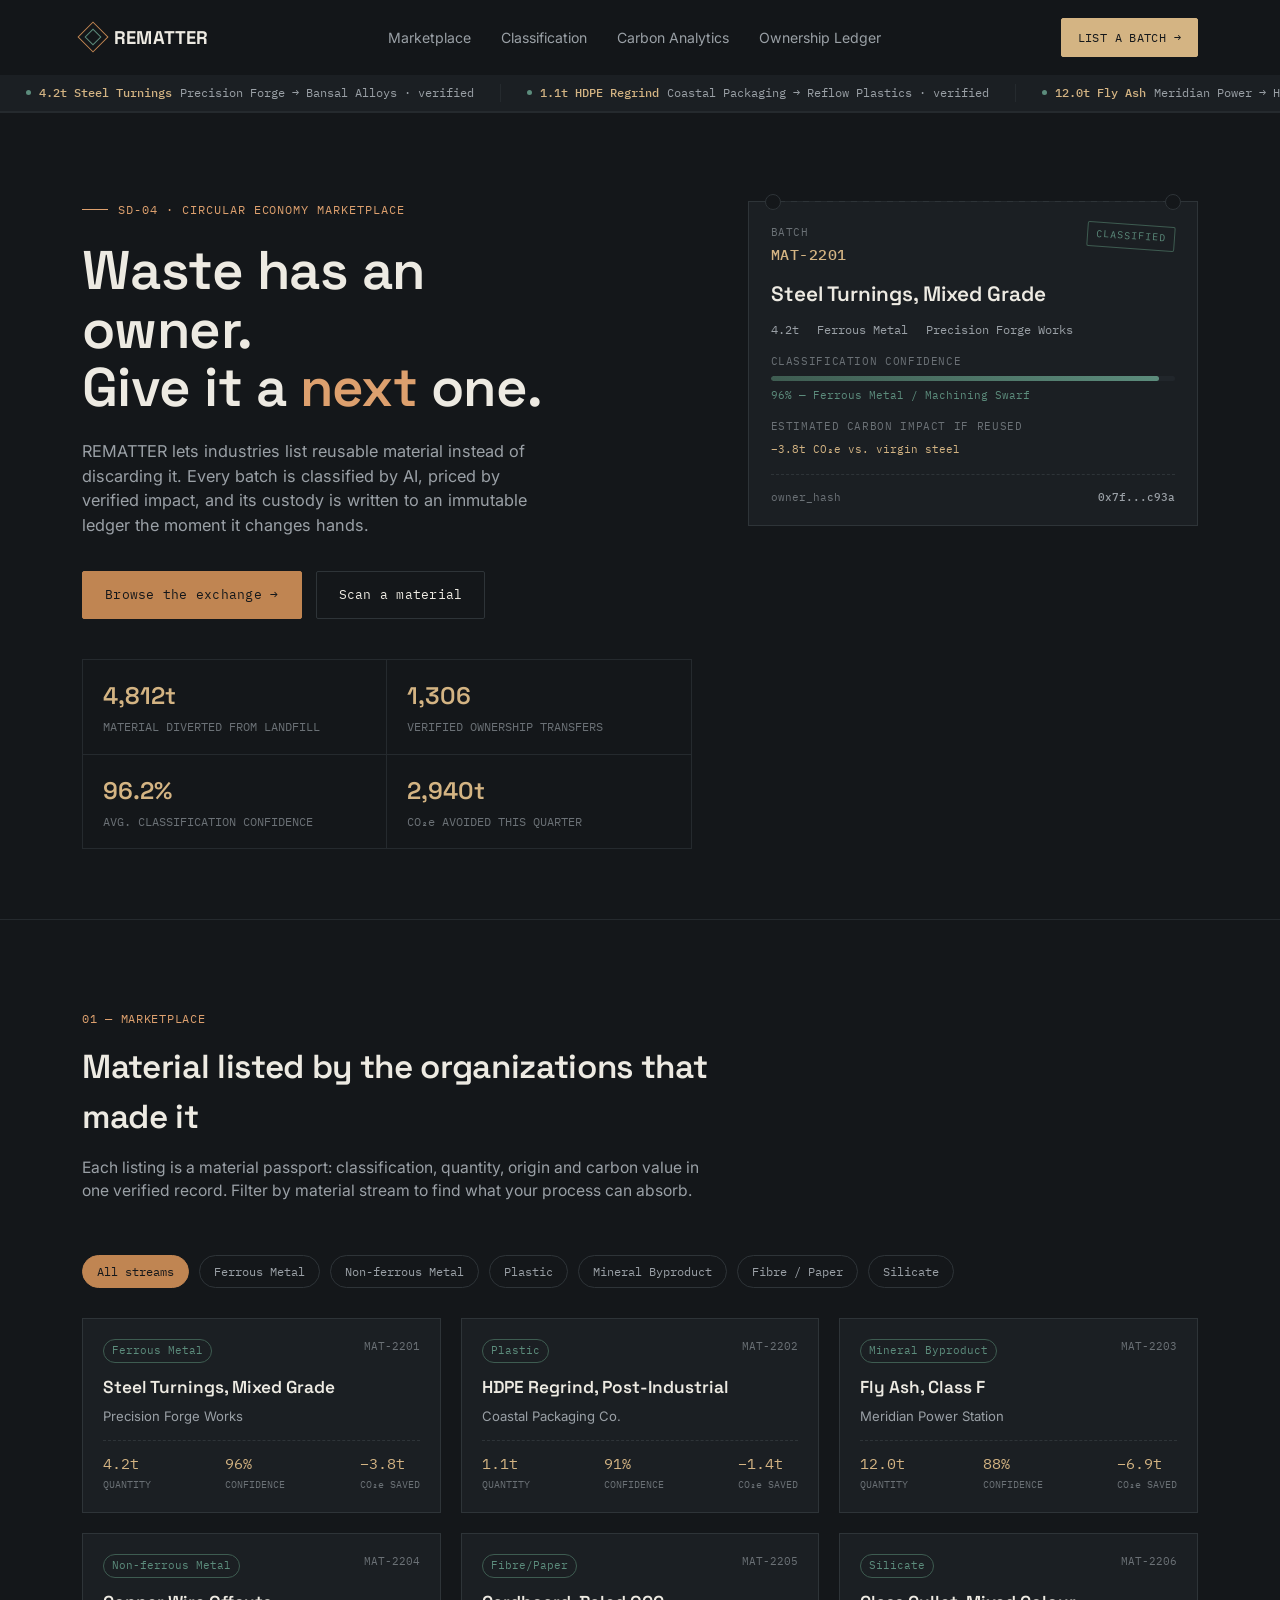
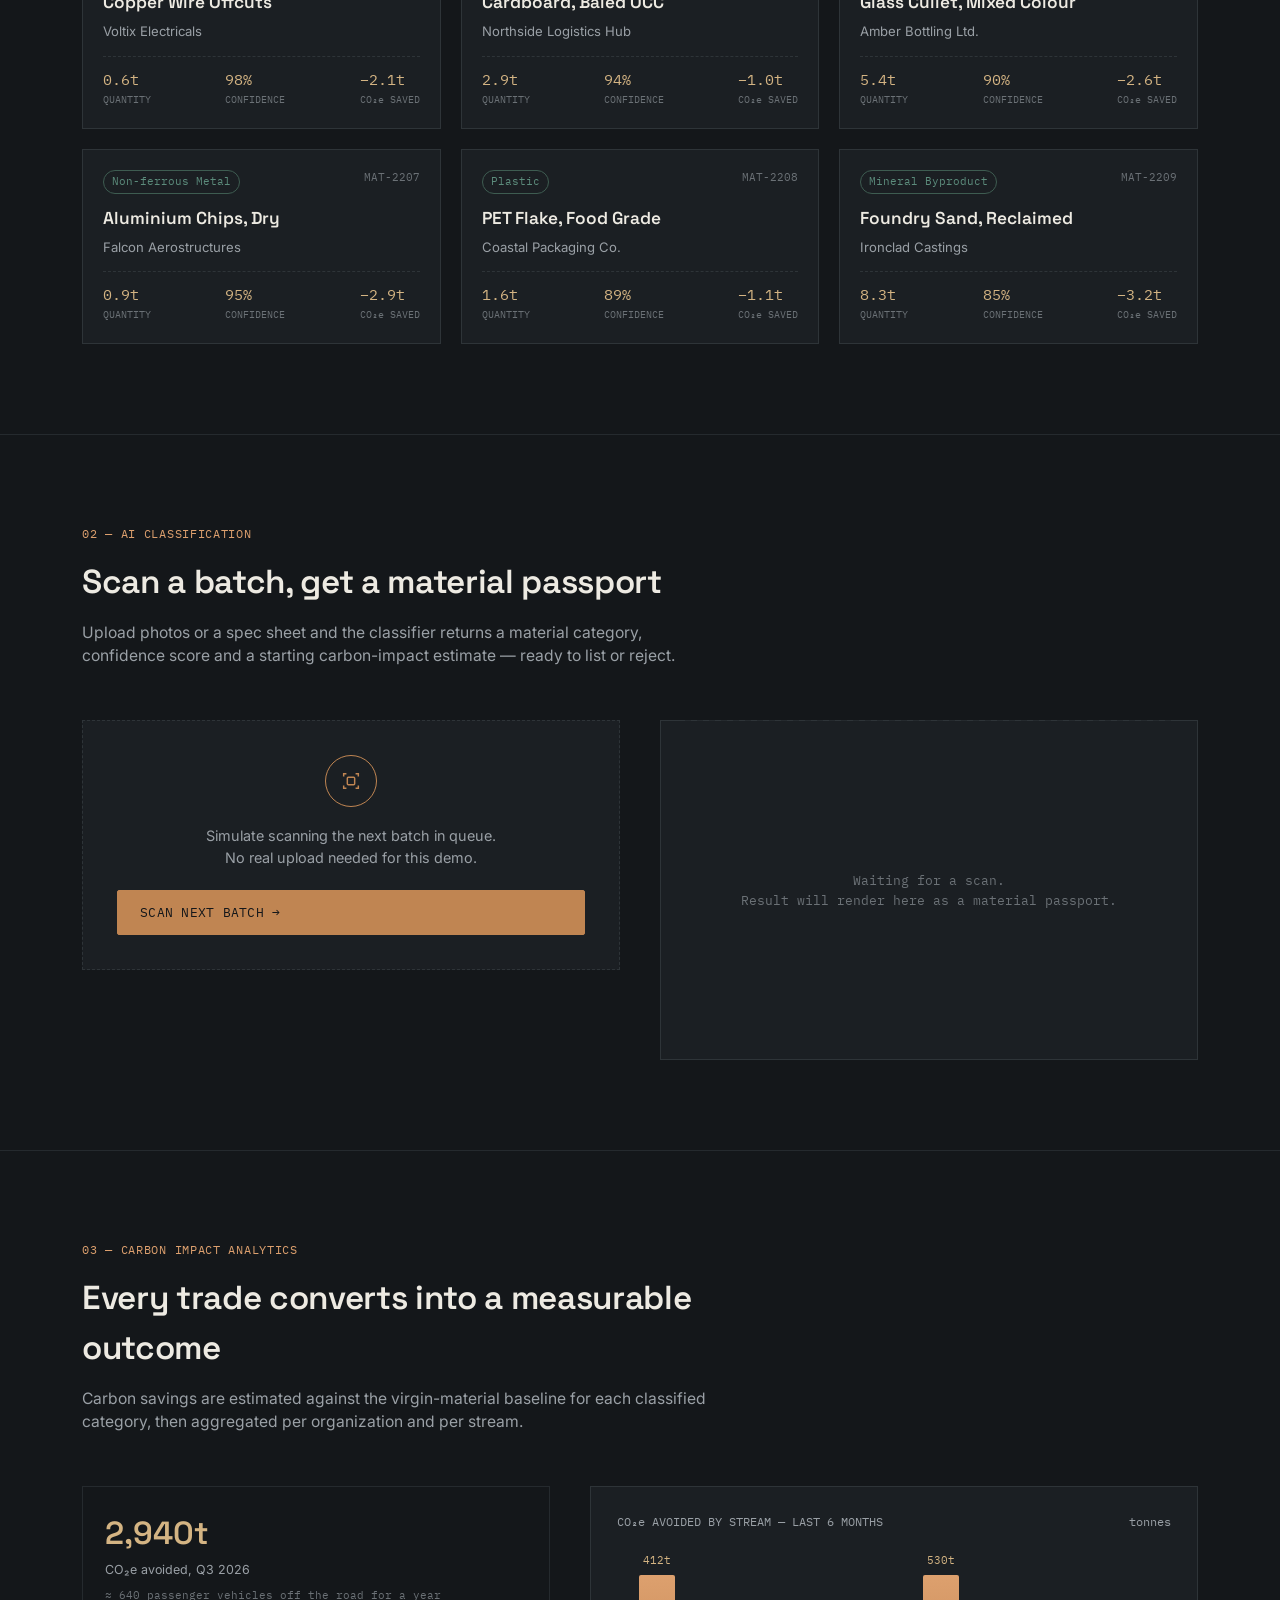
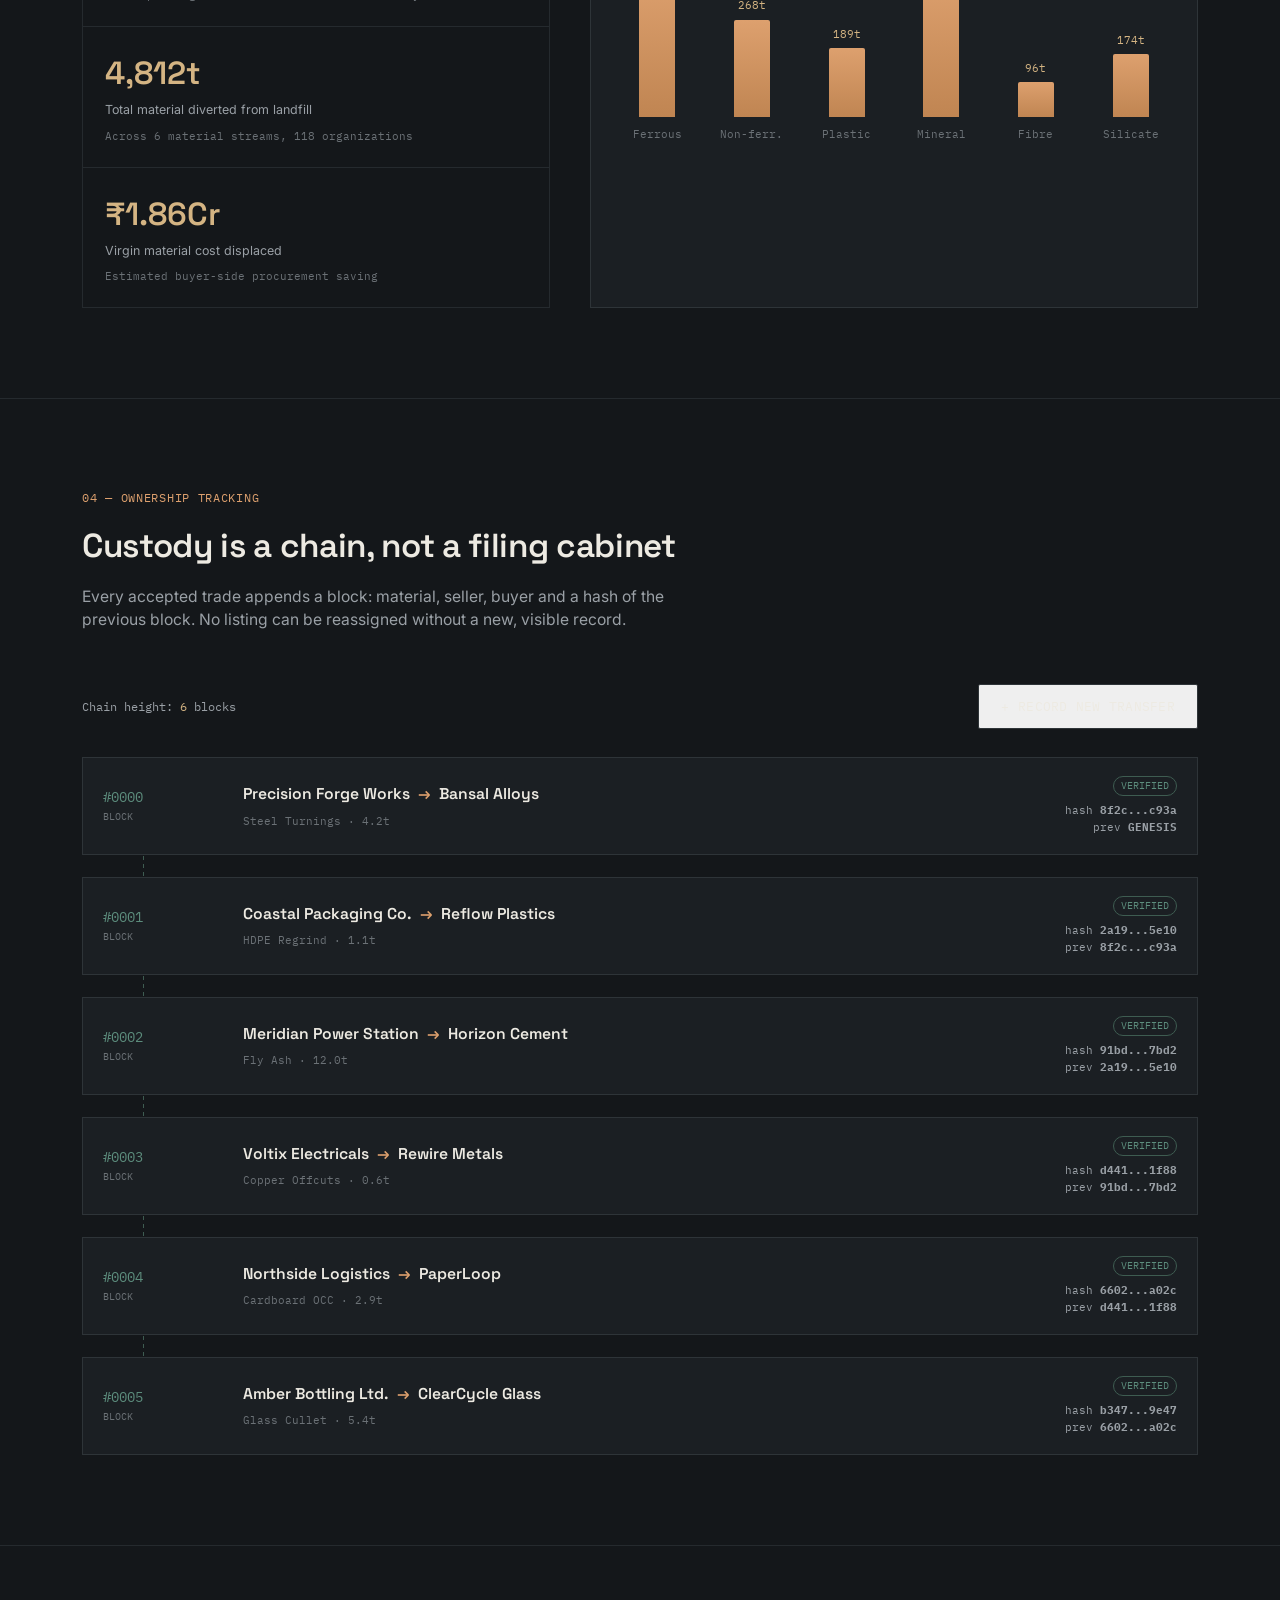
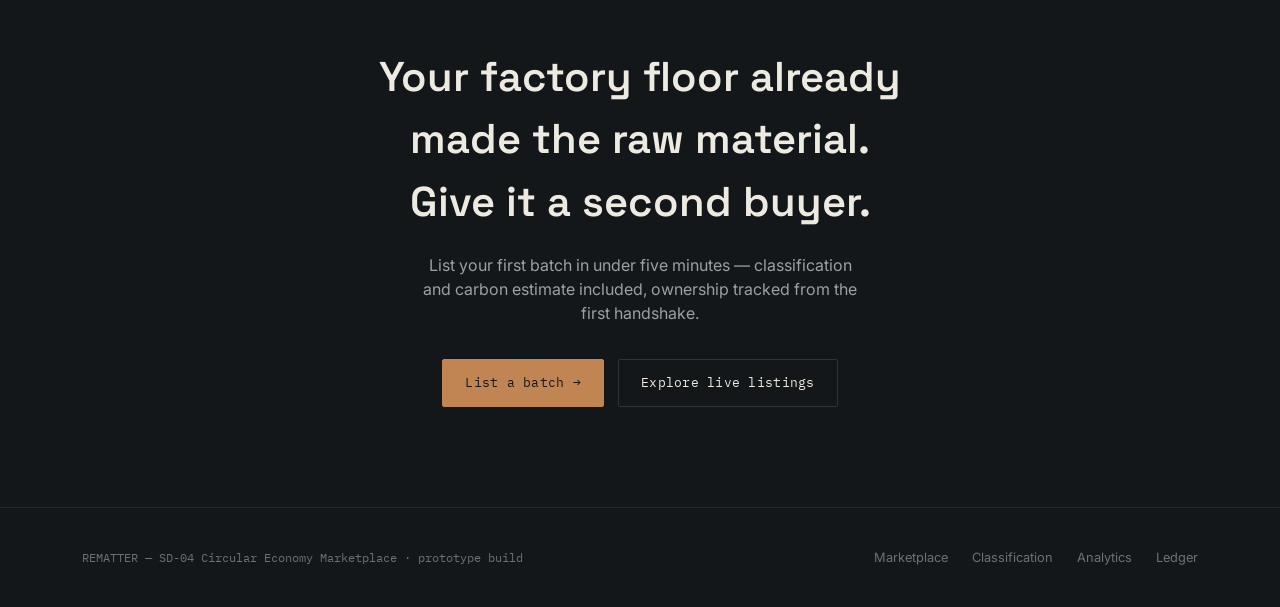
<file: index.html>
<!DOCTYPE html>
<html lang="en">
<head>
<meta charset="UTF-8">
<meta name="viewport" content="width=device-width, initial-scale=1.0">
<title>REMATTER — Circular Material Exchange</title>
<link rel="preconnect" href="https://fonts.googleapis.com">
<link href="https://fonts.googleapis.com/css2?family=Space+Grotesk:wght@400;500;600;700&family=IBM+Plex+Mono:wght@400;500;600&family=Inter:wght@400;500;600&display=swap" rel="stylesheet">
<link rel="stylesheet" href="style.css">
</head>
<body>

</head>
<body>

<header class="site">
  <nav class="nav">
    <div class="brand"><span class="brand-mark"></span>REMATTER</div>
    <div class="navlinks">
      <a href="#marketplace">Marketplace</a>
      <a href="#classifier">Classification</a>
      <a href="#analytics">Carbon Analytics</a>
      <a href="#ledger">Ownership Ledger</a>
    </div>
    <a href="#classifier" class="nav-cta">LIST A BATCH →</a>
  </nav>
  <div class="ticker-bar">
    <div class="ticker-track" id="tickerTrack"></div>
  </div>
</header>

<section class="hero">
  <div class="wrap">
    <div class="hero-grid">
      <div>
        <div class="eyebrow">SD-04 · Circular Economy Marketplace</div>
        <h1 class="headline">Waste has an owner.<br>Give it a <em>next</em> one.</h1>
        <p class="hero-sub">REMATTER lets industries list reusable material instead of discarding it. Every batch is classified by AI, priced by verified impact, and its custody is written to an immutable ledger the moment it changes hands.</p>
        <div class="hero-actions">
          <a href="#marketplace" class="btn-primary">Browse the exchange →</a>
          <a href="#classifier" class="btn-ghost">Scan a material</a>
        </div>
        <div class="hero-stats">
          <div class="hero-stat"><div class="num">4,812t</div><div class="lbl">MATERIAL DIVERTED FROM LANDFILL</div></div>
          <div class="hero-stat"><div class="num">1,306</div><div class="lbl">VERIFIED OWNERSHIP TRANSFERS</div></div>
          <div class="hero-stat"><div class="num">96.2%</div><div class="lbl">AVG. CLASSIFICATION CONFIDENCE</div></div>
          <div class="hero-stat"><div class="num">2,940t</div><div class="lbl">CO₂e AVOIDED THIS QUARTER</div></div>
        </div>
      </div>

      <div class="passport" id="heroPassport">
        <span class="passport-notch left"></span><span class="passport-notch right"></span>
        <div class="p-head">
          <div class="p-id">BATCH<b>MAT-2201</b></div>
          <div class="p-stamp">CLASSIFIED</div>
        </div>
        <div class="p-title">Steel Turnings, Mixed Grade</div>
        <div class="p-meta">
          <span>4.2t</span><span>Ferrous Metal</span><span>Precision Forge Works</span>
        </div>
        <div class="p-row">
          <div class="p-row-label">Classification confidence</div>
          <div class="conf-bar"><div class="conf-fill" style="width:96%"></div></div>
          <div class="conf-val">96% — Ferrous Metal / Machining Swarf</div>
        </div>
        <div class="p-row">
          <div class="p-row-label">Estimated carbon impact if reused</div>
          <div class="conf-val" style="color:var(--brass)">−3.8t CO₂e vs. virgin steel</div>
        </div>
        <div class="p-hash">
          <span>owner_hash</span><b>0x7f...c93a</b>
        </div>
      </div>
    </div>
  </div>
</section>

<section id="marketplace">
  <div class="wrap">
    <div class="sec-head reveal">
      <span class="sec-tag">01 — MARKETPLACE</span>
      <h2 class="sec-title">Material listed by the organizations that made it</h2>
      <p class="sec-desc">Each listing is a material passport: classification, quantity, origin and carbon value in one verified record. Filter by material stream to find what your process can absorb.</p>
    </div>
    <div class="filters" id="filters">
      <button class="chip active" data-filter="all">All streams</button>
      <button class="chip" data-filter="Ferrous Metal">Ferrous Metal</button>
      <button class="chip" data-filter="Non-ferrous Metal">Non-ferrous Metal</button>
      <button class="chip" data-filter="Plastic">Plastic</button>
      <button class="chip" data-filter="Mineral Byproduct">Mineral Byproduct</button>
      <button class="chip" data-filter="Fibre/Paper">Fibre / Paper</button>
      <button class="chip" data-filter="Silicate">Silicate</button>
    </div>
    <div class="market-grid" id="marketGrid"></div>
  </div>
</section>

<section id="classifier">
  <div class="wrap">
    <div class="sec-head reveal">
      <span class="sec-tag">02 — AI CLASSIFICATION</span>
      <h2 class="sec-title">Scan a batch, get a material passport</h2>
      <p class="sec-desc">Upload photos or a spec sheet and the classifier returns a material category, confidence score and a starting carbon-impact estimate — ready to list or reject.</p>
    </div>
    <div class="classify-panel">
      <div class="scan-box reveal">
        <div class="icon">
          <svg viewBox="0 0 24 24" fill="none" stroke="#C08552" stroke-width="1.6"><path d="M4 7V4h3M17 4h3v3M20 17v3h-3M7 20H4v-3"/><rect x="8" y="8" width="8" height="8" rx="1"/></svg>
        </div>
        <p>Simulate scanning the next batch in queue.<br>No real upload needed for this demo.</p>
        <button class="btn-primary" id="scanBtn" style="cursor:pointer;">SCAN NEXT BATCH →</button>
        <div class="scan-progress" id="scanProgress"><div class="scan-progress-fill" id="scanProgressFill"></div></div>
      </div>
      <div class="passport result-card reveal" id="resultPassport">
        <div class="result-empty">Waiting for a scan.<br>Result will render here as a material passport.</div>
      </div>
    </div>
  </div>
</section>

<section id="analytics">
  <div class="wrap">
    <div class="sec-head reveal">
      <span class="sec-tag">03 — CARBON IMPACT ANALYTICS</span>
      <h2 class="sec-title">Every trade converts into a measurable outcome</h2>
      <p class="sec-desc">Carbon savings are estimated against the virgin-material baseline for each classified category, then aggregated per organization and per stream.</p>
    </div>
    <div class="analytics-grid">
      <div class="impact-tiles reveal">
        <div class="impact-tile">
          <div class="num">2,940t</div>
          <div class="lbl">CO₂e avoided, Q3 2026</div>
          <div class="sub">≈ 640 passenger vehicles off the road for a year</div>
        </div>
        <div class="impact-tile">
          <div class="num">4,812t</div>
          <div class="lbl">Total material diverted from landfill</div>
          <div class="sub">Across 6 material streams, 118 organizations</div>
        </div>
        <div class="impact-tile">
          <div class="num">₹1.86Cr</div>
          <div class="lbl">Virgin material cost displaced</div>
          <div class="sub">Estimated buyer-side procurement saving</div>
        </div>
      </div>
      <div class="chart-box reveal">
        <div class="chart-title"><span>CO₂e AVOIDED BY STREAM — LAST 6 MONTHS</span><span>tonnes</span></div>
        <div class="bars" id="bars"></div>
      </div>
    </div>
  </div>
</section>

<section id="ledger">
  <div class="wrap">
    <div class="sec-head reveal">
      <span class="sec-tag">04 — OWNERSHIP TRACKING</span>
      <h2 class="sec-title">Custody is a chain, not a filing cabinet</h2>
      <p class="sec-desc">Every accepted trade appends a block: material, seller, buyer and a hash of the previous block. No listing can be reassigned without a new, visible record.</p>
    </div>
    <div class="ledger-controls reveal">
      <div class="mono" style="font-size:0.78rem; color:var(--text-muted);">Chain height: <span id="chainHeight" style="color:var(--brass);">6</span> blocks</div>
      <button class="btn-ghost" id="addBlockBtn" style="cursor:pointer;">+ RECORD NEW TRANSFER</button>
    </div>
    <div class="chain reveal" id="chain"></div>
  </div>
</section>

<section class="cta-section">
  <div class="wrap">
    <h2 class="reveal">Your factory floor already made the raw material. Give it a second buyer.</h2>
    <p class="reveal">List your first batch in under five minutes — classification and carbon estimate included, ownership tracked from the first handshake.</p>
    <div class="cta-row reveal">
      <a href="#classifier" class="btn-primary">List a batch →</a>
      <a href="#marketplace" class="btn-ghost">Explore live listings</a>
    </div>
  </div>
</section>

<footer>
  <div class="wrap foot-row">
    <div class="foot-note">REMATTER — SD-04 Circular Economy Marketplace · prototype build</div>
    <div class="foot-links">
      <a href="#marketplace">Marketplace</a>
      <a href="#classifier">Classification</a>
      <a href="#analytics">Analytics</a>
      <a href="#ledger">Ledger</a>
    </div>
  </div>
</footer>

<script src="script.js"></script>
</body>
</html>
</file>
<file: style.css>
:root{
  --bg:#14171A;
  --surface:#1B1F23;
  --surface-2:#21262B;
  --line:#2E3438;
  --line-soft:#252A2E;
  --text:#EDEAE2;
  --text-muted:#9AA0A6;
  --text-dim:#6B7176;
  --copper:#C08552;
  --copper-bright:#DDA06E;
  --verdigris:#5C8C7C;
  --verdigris-dim:#3E5C51;
  --brass:#D4B483;
  --danger:#B25A4A;
  --radius:2px;
}
*{box-sizing:border-box; margin:0; padding:0;}
html{scroll-behavior:smooth;}
body{
  background:var(--bg);
  color:var(--text);
  font-family:'Inter', sans-serif;
  line-height:1.5;
  -webkit-font-smoothing:antialiased;
}
.display{font-family:'Space Grotesk', sans-serif;}
.mono{font-family:'IBM Plex Mono', monospace;}
a{color:inherit;}
img,svg{display:block;}
::selection{background:var(--copper); color:#14171A;}

:focus-visible{outline:2px solid var(--brass); outline-offset:3px;}

.wrap{max-width:1180px; margin:0 auto; padding:0 32px;}
@media (max-width:640px){ .wrap{padding:0 20px;} }

header.site{
  position:sticky; top:0; z-index:50;
  background:rgba(20,23,26,0.88);
  backdrop-filter:blur(10px);
  border-bottom:1px solid var(--line-soft);
}
.nav{
  display:flex; align-items:center; justify-content:space-between;
  padding:18px 32px;
  max-width:1180px; margin:0 auto;
}
.brand{
  display:flex; align-items:center; gap:10px;
  font-family:'Space Grotesk', sans-serif;
  font-weight:700; font-size:1.15rem; letter-spacing:0.01em;
}
.brand-mark{
  width:22px; height:22px; border:1.5px solid var(--copper);
  position:relative; transform:rotate(45deg); flex:none;
}
.brand-mark::after{
  content:''; position:absolute; inset:4px; border:1.5px solid var(--verdigris);
}
.navlinks{display:flex; gap:30px; font-size:0.88rem; color:var(--text-muted);}
.navlinks a{text-decoration:none; transition:color .15s;}
.navlinks a:hover{color:var(--text);}
.nav-cta{
  font-family:'IBM Plex Mono', monospace; font-size:0.78rem;
  color:var(--bg); background:var(--brass);
  padding:9px 16px; border-radius:var(--radius);
  text-decoration:none; letter-spacing:0.03em;
  border:1px solid var(--brass);
  transition:opacity .15s;
}
.nav-cta:hover{opacity:0.85;}
@media (max-width:800px){ .navlinks{display:none;} }

.ticker-bar{
  border-bottom:1px solid var(--line-soft);
  background:var(--surface);
  overflow:hidden;
  white-space:nowrap;
}
.ticker-track{
  display:inline-flex;
  animation:scroll-left 38s linear infinite;
  padding:9px 0;
}
.ticker-track:hover{animation-play-state:paused;}
@keyframes scroll-left{
  from{transform:translateX(0);}
  to{transform:translateX(-50%);}
}
.ticker-item{
  font-family:'IBM Plex Mono', monospace;
  font-size:0.75rem;
  color:var(--text-muted);
  padding:0 26px;
  border-right:1px solid var(--line-soft);
  display:inline-flex; align-items:center; gap:8px;
}
.ticker-item .dot{width:5px; height:5px; border-radius:50%; background:var(--verdigris); flex:none;}
.ticker-item b{color:var(--brass); font-weight:500;}

@media (prefers-reduced-motion: reduce){
  .ticker-track{animation:none;}
}

.hero{
  padding:88px 0 70px;
  border-bottom:1px solid var(--line-soft);
  position:relative;
}
.eyebrow{
  font-family:'IBM Plex Mono', monospace;
  font-size:0.76rem; letter-spacing:0.08em; text-transform:uppercase;
  color:var(--copper-bright);
  display:flex; align-items:center; gap:10px;
  margin-bottom:22px;
}
.eyebrow::before{content:''; width:26px; height:1px; background:var(--copper-bright);}
.hero-grid{
  display:grid; grid-template-columns:1.15fr 0.85fr; gap:56px; align-items:start;
}
@media (max-width:900px){ .hero-grid{grid-template-columns:1fr;} }

h1.headline{
  font-family:'Space Grotesk', sans-serif;
  font-weight:600;
  font-size:clamp(2.1rem, 4.4vw, 3.4rem);
  line-height:1.08;
  letter-spacing:-0.01em;
  max-width:14ch;
}
h1.headline em{
  font-style:normal; color:var(--copper-bright);
}
.hero-sub{
  margin-top:22px; color:var(--text-muted); font-size:1.02rem; max-width:46ch;
}
.hero-actions{display:flex; gap:14px; margin-top:34px; flex-wrap:wrap;}
.btn-primary, .btn-ghost{
  font-family:'IBM Plex Mono', monospace; font-size:0.82rem;
  padding:13px 22px; border-radius:var(--radius); text-decoration:none;
  letter-spacing:0.02em; display:inline-flex; align-items:center; gap:8px;
  border:1px solid transparent; cursor:pointer;
}
.btn-primary{background:var(--copper); color:#14171A; border-color:var(--copper);}
.btn-primary:hover{background:var(--copper-bright); border-color:var(--copper-bright);}
.btn-ghost{border-color:var(--line); color:var(--text);}
.btn-ghost:hover{border-color:var(--text-muted);}

.hero-stats{
  display:grid; grid-template-columns:1fr 1fr; gap:1px;
  background:var(--line-soft); border:1px solid var(--line-soft); margin-top:40px;
}
.hero-stat{background:var(--bg); padding:18px 20px;}
.hero-stat .num{font-family:'Space Grotesk',sans-serif; font-size:1.5rem; font-weight:600; color:var(--brass);}
.hero-stat .lbl{font-size:0.74rem; color:var(--text-dim); margin-top:4px; font-family:'IBM Plex Mono',monospace;}

.passport{
  background:var(--surface);
  border:1px solid var(--line);
  position:relative;
  padding:22px 22px 20px;
  font-family:'IBM Plex Mono', monospace;
}
.passport::before{
  content:''; position:absolute; top:-1px; left:24px; right:24px; height:1px;
  background:repeating-linear-gradient(to right, var(--line-soft) 0 6px, transparent 6px 12px);
}
.passport-notch{
  position:absolute; top:-8px; width:16px; height:16px; border-radius:50%;
  background:var(--bg); border:1px solid var(--line);
}
.passport-notch.left{left:16px;} .passport-notch.right{right:16px;}
.p-head{display:flex; justify-content:space-between; align-items:flex-start;}
.p-id{font-size:0.7rem; color:var(--text-dim); letter-spacing:0.05em;}
.p-id b{color:var(--brass); display:block; font-size:0.95rem; margin-top:2px; font-weight:500;}
.p-stamp{
  font-size:0.62rem; letter-spacing:0.1em; color:var(--verdigris);
  border:1px solid var(--verdigris-dim); padding:4px 8px;
  transform:rotate(4deg); border-radius:var(--radius);
}
.p-title{font-family:'Space Grotesk',sans-serif; font-size:1.3rem; font-weight:600; margin-top:14px; color:var(--text);}
.p-meta{display:flex; gap:18px; margin-top:10px; font-size:0.72rem; color:var(--text-muted); flex-wrap:wrap;}
.p-row{margin-top:16px;}
.p-row-label{font-size:0.66rem; color:var(--text-dim); letter-spacing:0.06em; text-transform:uppercase; margin-bottom:6px;}
.conf-bar{height:5px; background:var(--surface-2); border-radius:3px; overflow:hidden;}
.conf-fill{height:100%; background:linear-gradient(90deg, var(--verdigris-dim), var(--verdigris)); border-radius:3px;}
.conf-val{font-size:0.7rem; color:var(--verdigris); margin-top:6px;}
.p-hash{
  margin-top:16px; padding-top:14px; border-top:1px dashed var(--line);
  font-size:0.68rem; color:var(--text-dim); display:flex; justify-content:space-between;
}
.p-hash b{color:var(--text-muted); font-weight:500;}

section{padding:90px 0; border-bottom:1px solid var(--line-soft);}
.sec-head{max-width:640px; margin-bottom:52px;}
.sec-tag{
  font-family:'IBM Plex Mono',monospace; font-size:0.74rem; color:var(--copper-bright);
  letter-spacing:0.06em; margin-bottom:14px; display:block;
}
h2.sec-title{
  font-family:'Space Grotesk',sans-serif; font-weight:600; font-size:clamp(1.6rem,2.6vw,2.2rem);
  letter-spacing:-0.01em;
}
.sec-desc{color:var(--text-muted); margin-top:14px; font-size:0.98rem;}

.filters{display:flex; gap:10px; margin-bottom:30px; flex-wrap:wrap;}
.chip{
  font-family:'IBM Plex Mono',monospace; font-size:0.75rem;
  padding:8px 14px; border:1px solid var(--line); border-radius:20px;
  color:var(--text-muted); cursor:pointer; background:transparent;
  transition:all .15s;
}
.chip:hover{border-color:var(--text-muted); color:var(--text);}
.chip.active{background:var(--copper); color:#14171A; border-color:var(--copper);}

.market-grid{
  display:grid; grid-template-columns:repeat(3, 1fr); gap:20px;
}
@media (max-width:900px){ .market-grid{grid-template-columns:repeat(2,1fr);} }
@media (max-width:640px){ .market-grid{grid-template-columns:1fr;} }

.mcard{
  background:var(--surface); border:1px solid var(--line);
  padding:20px; transition:border-color .15s, transform .15s;
}
.mcard:hover{border-color:var(--copper); transform:translateY(-2px);}
.mcard-top{display:flex; justify-content:space-between; align-items:flex-start; margin-bottom:12px;}
.mcard-cat{
  font-family:'IBM Plex Mono',monospace; font-size:0.66rem; color:var(--verdigris);
  border:1px solid var(--verdigris-dim); padding:3px 8px; border-radius:20px;
}
.mcard-id{font-family:'IBM Plex Mono',monospace; font-size:0.66rem; color:var(--text-dim);}
.mcard-title{font-family:'Space Grotesk',sans-serif; font-weight:600; font-size:1.08rem; margin-bottom:6px;}
.mcard-org{font-size:0.82rem; color:var(--text-muted); margin-bottom:14px;}
.mcard-stats{display:flex; justify-content:space-between; border-top:1px dashed var(--line); padding-top:12px;}
.mcard-stat{font-family:'IBM Plex Mono',monospace;}
.mcard-stat .v{font-size:0.92rem; color:var(--brass);}
.mcard-stat .k{font-size:0.62rem; color:var(--text-dim); margin-top:2px;}

.classify-panel{
  display:grid; grid-template-columns:1fr 1fr; gap:40px; align-items:start;
}
@media (max-width:900px){ .classify-panel{grid-template-columns:1fr;} }
.scan-box{
  border:1px dashed var(--line); background:var(--surface);
  padding:34px; text-align:center; position:relative;
}
.scan-box .icon{
  width:52px; height:52px; margin:0 auto 18px; border:1.5px solid var(--copper);
  display:flex; align-items:center; justify-content:center; border-radius:50%;
}
.scan-box .icon svg{width:22px; height:22px;}
.scan-box p{color:var(--text-muted); font-size:0.9rem; margin-bottom:22px;}
#scanBtn{width:100%;}
.scan-progress{
  height:3px; background:var(--surface-2); margin-top:20px; border-radius:2px; overflow:hidden;
  display:none;
}
.scan-progress-fill{height:100%; width:0%; background:var(--copper); transition:width 1.1s ease;}
.result-card{min-height:340px; display:flex; flex-direction:column; justify-content:center;}
.result-empty{color:var(--text-dim); font-family:'IBM Plex Mono',monospace; font-size:0.82rem; text-align:center; padding:40px 20px;}

.analytics-grid{display:grid; grid-template-columns:1fr 1.3fr; gap:40px;}
@media (max-width:900px){ .analytics-grid{grid-template-columns:1fr;} }
.impact-tiles{display:flex; flex-direction:column; gap:1px; background:var(--line-soft); border:1px solid var(--line-soft);}
.impact-tile{background:var(--bg); padding:22px;}
.impact-tile .num{font-family:'Space Grotesk',sans-serif; font-size:2rem; font-weight:600; color:var(--brass);}
.impact-tile .lbl{font-size:0.78rem; color:var(--text-muted); margin-top:4px;}
.impact-tile .sub{font-size:0.7rem; color:var(--text-dim); margin-top:8px; font-family:'IBM Plex Mono',monospace;}

.chart-box{background:var(--surface); border:1px solid var(--line); padding:26px;}
.chart-title{font-family:'IBM Plex Mono',monospace; font-size:0.74rem; color:var(--text-muted); margin-bottom:22px; display:flex; justify-content:space-between;}
.bars{display:flex; align-items:flex-end; gap:14px; height:190px;}
.bar-col{flex:1; display:flex; flex-direction:column; align-items:center; justify-content:flex-end; height:100%;}
.bar{
  width:100%; max-width:36px; background:linear-gradient(180deg, var(--copper-bright), var(--copper));
  border-radius:2px 2px 0 0; height:0; transition:height 1s cubic-bezier(.2,.8,.2,1);
}
.bar-val{font-size:0.68rem; color:var(--brass); font-family:'IBM Plex Mono',monospace; margin-bottom:6px; opacity:0; transition:opacity .6s;}
.bar-lbl{font-size:0.66rem; color:var(--text-dim); margin-top:10px; font-family:'IBM Plex Mono',monospace;}

.ledger-controls{display:flex; justify-content:space-between; align-items:center; margin-bottom:28px; flex-wrap:wrap; gap:14px;}
.chain{display:flex; flex-direction:column; gap:0;}
.block{
  display:grid; grid-template-columns:120px 1fr auto; gap:20px; align-items:center;
  background:var(--surface); border:1px solid var(--line); padding:18px 20px;
  position:relative;
}
.block + .block{margin-top:22px;}
.block + .block::before{
  content:''; position:absolute; top:-22px; left:60px; width:1px; height:22px;
  background:repeating-linear-gradient(to bottom, var(--verdigris-dim) 0 4px, transparent 4px 8px);
}
.block-idx{font-family:'IBM Plex Mono',monospace; color:var(--verdigris); font-size:0.85rem;}
.block-idx span{display:block; font-size:0.62rem; color:var(--text-dim); margin-top:3px;}
.block-mid .transfer{font-family:'Space Grotesk',sans-serif; font-size:0.98rem; font-weight:600;}
.block-mid .transfer .arrow{color:var(--copper-bright); margin:0 8px;}
.block-mid .meta{font-family:'IBM Plex Mono',monospace; font-size:0.68rem; color:var(--text-dim); margin-top:6px;}
.block-hash{font-family:'IBM Plex Mono',monospace; font-size:0.7rem; color:var(--text-muted); text-align:right;}
.block-hash .tag{
  font-size:0.6rem; color:var(--verdigris); border:1px solid var(--verdigris-dim);
  padding:2px 7px; border-radius:20px; display:inline-block; margin-bottom:6px;
}
@media (max-width:640px){
  .block{grid-template-columns:1fr; gap:10px;}
  .block-hash{text-align:left;}
}

.cta-section{text-align:center; padding:100px 0;}
.cta-section h2{font-family:'Space Grotesk',sans-serif; font-size:clamp(1.8rem,3.4vw,2.6rem); font-weight:600; max-width:20ch; margin:0 auto 20px;}
.cta-section p{color:var(--text-muted); max-width:44ch; margin:0 auto 34px;}
.cta-row{display:flex; gap:14px; justify-content:center; flex-wrap:wrap;}

footer{padding:40px 0; }
.foot-row{display:flex; justify-content:space-between; align-items:center; flex-wrap:wrap; gap:16px;}
.foot-links{display:flex; gap:24px; font-size:0.8rem; color:var(--text-dim);}
.foot-links a{text-decoration:none;}
.foot-links a:hover{color:var(--text-muted);}
.foot-note{font-family:'IBM Plex Mono',monospace; font-size:0.72rem; color:var(--text-dim);}

.reveal{opacity:0; transform:translateY(14px); transition:opacity .6s ease, transform .6s ease;}
.reveal.in{opacity:1; transform:none;}
</file>
